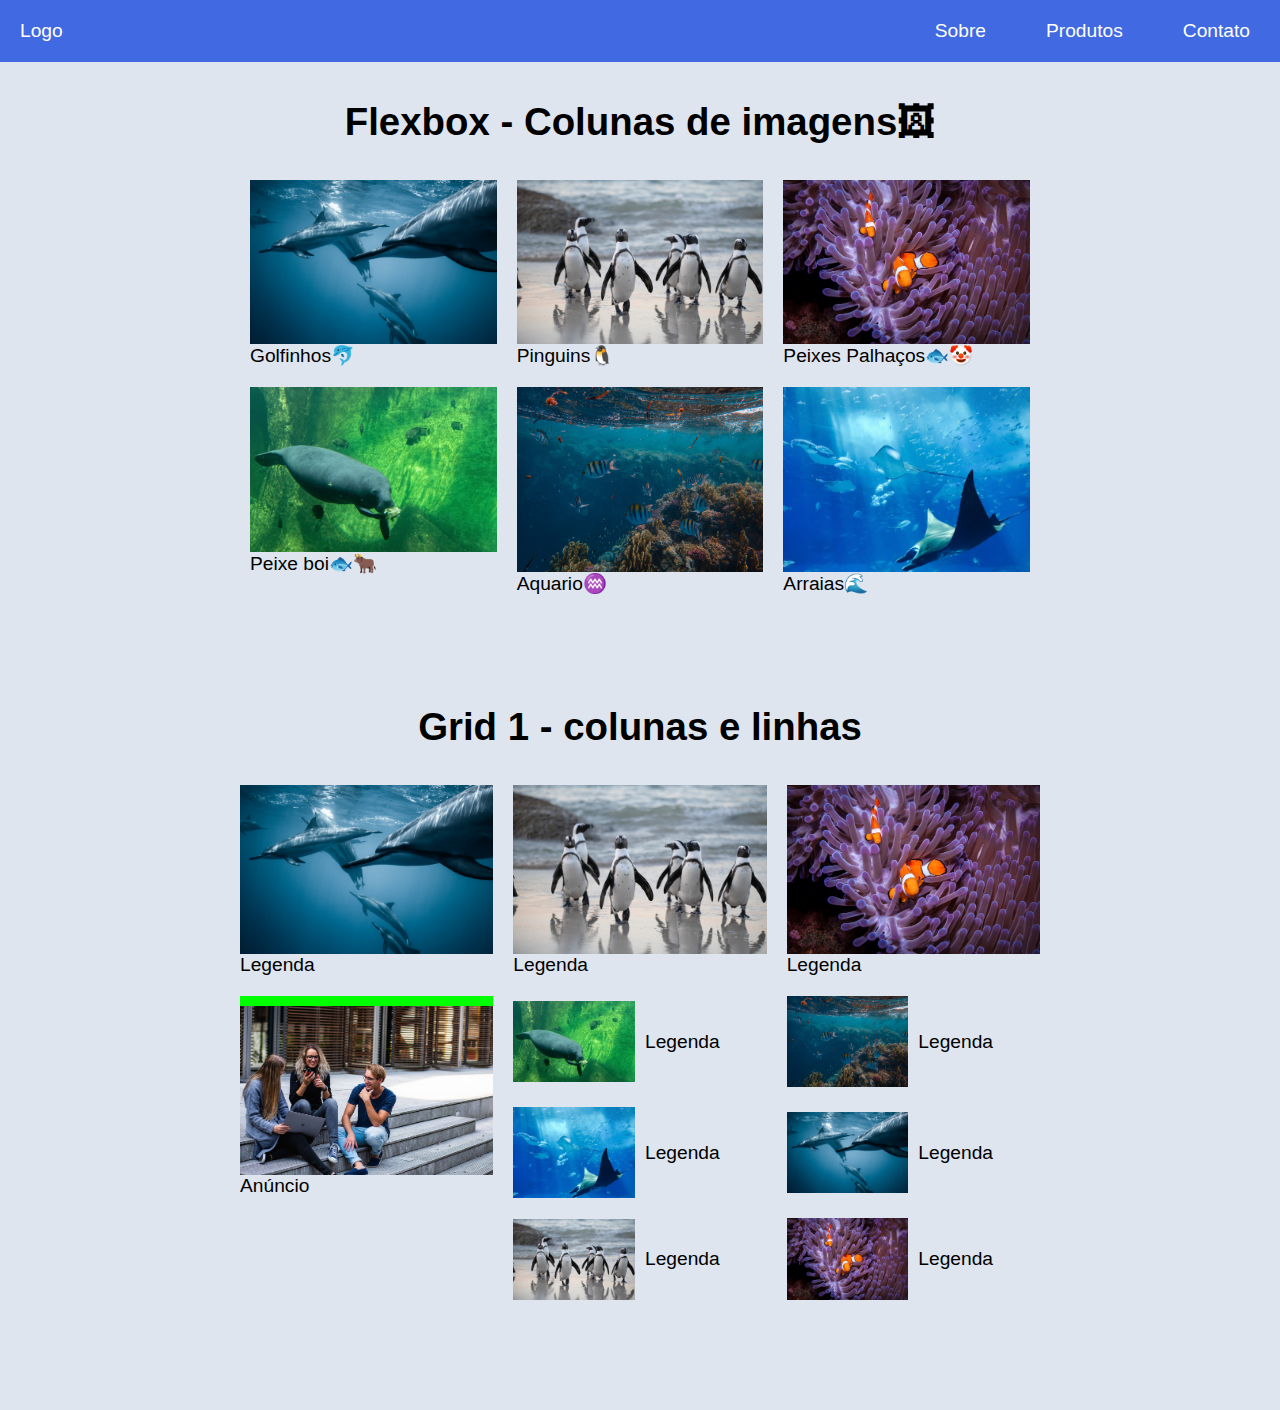
<file: Aquario/index.html>
<!DOCTYPE html>
<html lang="pt-br">
<head>
    <meta charset="UTF-8">
    <meta name="viewport" content="width=device-width, initial-scale=1.0">
    <link rel="stylesheet" href="style.css">
    <title>Aquário 🐟</title>
</head>
<body>
    <!-- tag semântica para cabeçalho -->
     <header class="menu">
        <a href="#">Logo</a>
        <nav>
            <ul class="lista">
                <li><a href="#">Sobre</a></li>
                <li><a href="#">Produtos</a></li>
                <li><a href="#">Contato</a></li>
            </ul>
        </nav>
     </header>

     <!-- primeira parte -->
      <h1>Flexbox - Colunas de imagens🖼</h1>

      <section class="flex">
        <div>
            <img src="img/aquario1.jpg" alt="">
                <p>Golfinhos🐬</p>
            </img>
        </div>
        <div>
            <img src="img/aquario2.jpg" alt="">
                <p>Pinguins🐧</p>
            </img>
        </div>
        <div>
            <img src="img/aquario3.jpg" alt="">
                <p>Peixes Palhaços🐟🤡</p>
            </img>
        </div>
        <div>
            <img src="img/aquario4.jpg" alt="">
                <p>Peixe boi🐟🐂</p>
            </img>
        </div>
        <div>
            <img src="img/aquario5.jpg" alt="">
                <p>Aquario♒</p>
            </img>
        </div>
        <div>
            <img src="img/aquario6.jpg" alt="">
                <p>Arraias🌊</p>
            </img>
        </div>
      </section>

      <h1>Grid 1 - colunas e linhas</h1>

      <section class="grid1">
        <div>
          <img src="img/aquario1.jpg">
          <p>Legenda</p>
        </div>
        <div>
          <img src="img/aquario2.jpg">
          <p>Legenda</p>
        </div>
        <div>
          <img src="img/aquario3.jpg">
          <p>Legenda</p>
        </div>
        <div>
          <img src="img/aquario4.jpg">
          <p>Legenda</p>
        </div>
        <div>
          <img src="img/aquario5.jpg">
          <p>Legenda</p>
        </div>
        <div>
          <img src="img/aquario6.jpg">
          <p>Legenda</p>
        </div>
        <div>
          <img src="img/aquario1.jpg">
          <p>Legenda</p>
        </div>
        <div>
          <img src="img/aquario2.jpg">
          <p>Legenda</p>
        </div>
        <div>
          <img src="img/aquario3.jpg">
          <p>Legenda</p>
        </div>
        <div class="anuncio">
          <img src="img/anuncio.jpg">
          <p>Anúncio</p>
        </div>
      </section>
</body>
</html>
</file>
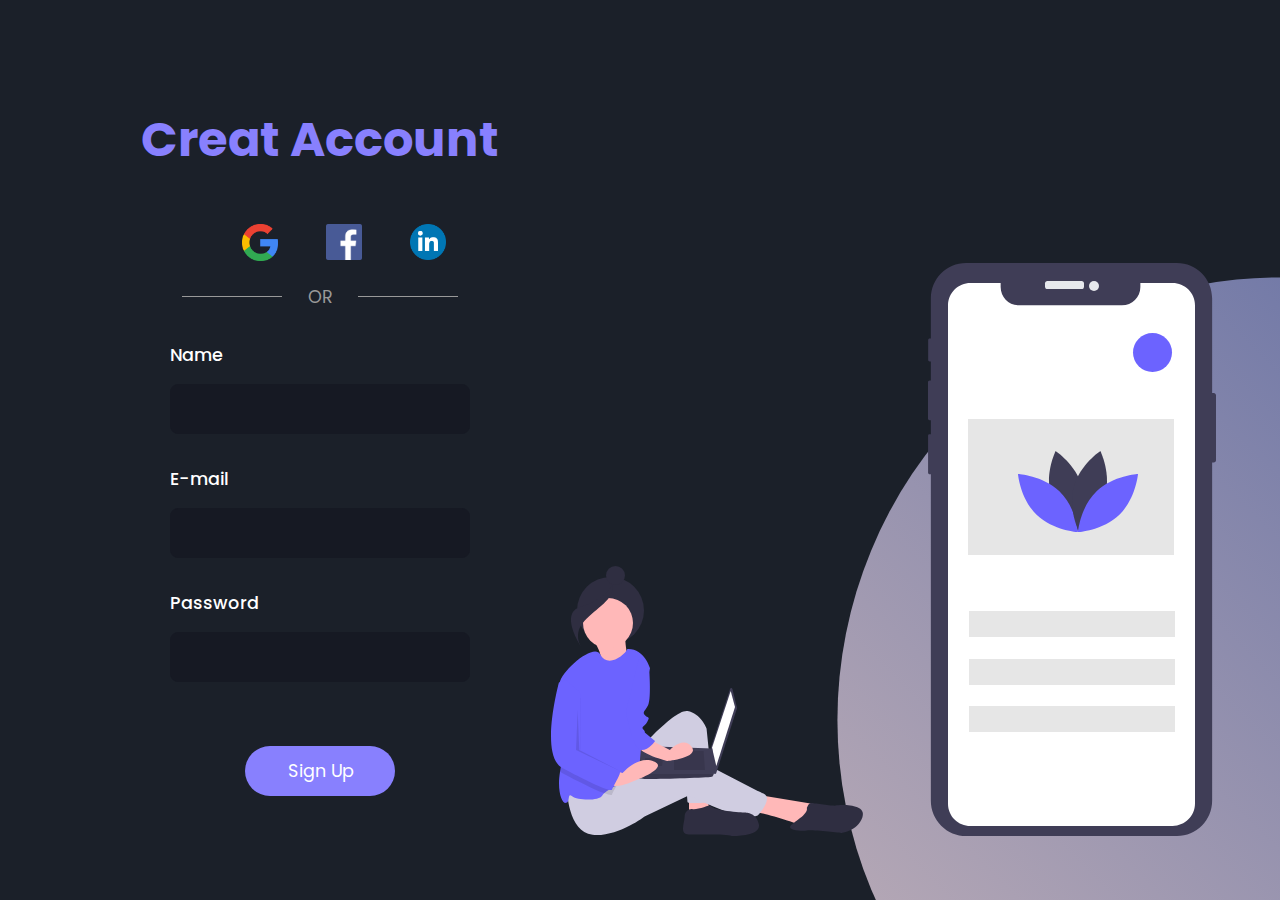
<file: Tela de Login/index.html>
<!DOCTYPE html>
<html lang="pt-br">
<head>
    <meta charset="UTF-8">
    <meta name="viewport" content="width=device-width, initial-scale=1.0">
    <link rel="stylesheet" href="style.css">
    <title>Tela login responsiva</title>
</head>
<body>
    <!-- Tag semântica principal -->
    <main>
        <!-- Título principal -->
        <h1>Creat Account</h1>
        <div class="sociais">
            <a href="https://www.google.co.uk/">
                <img src="assets/google.png" alt="google">
            </a>
            <a href="https://www.facebook.com/?locale2=pt_BR&_rdr">
                <img src="assets/facebook.png" alt="facebook">
            </a>
            <a href="https://br.linkedin.com/">
                <img src="assets/linkedin.png" alt="linkedin">
            </a>
        </div>

        <!-- login alternativo -->
         <div class="alternative">
            <span>OR</span>
         </div>

         <!-- formulário login -->
          <form action="">
            <label for="name">
                <span>Name</span>
                <input type="text" name="name" id="name">
            </label>
            <label for="email">
                <span>E-mail</span>
                <input type="email" name="email" id="email">
            </label>
            <label for="password">
                <span>Password</span>
                <input type="password" name="password" id="password">
            </label>
            <input type="submit" value="Sign Up">
          </form>
    </main>

    <section class="imagem">
        <!-- Imagem lateral da página -->
         <img src="assets/mobile.svg" alt="imagem_decorativa">
         <div class="circle"></div>
    </section>
    
</body>
</html>
</file>
<file: Tela de Login/style.css>
@import url('https://fonts.googleapis.com/css2?family=Poppins:ital,wght@0,100;0,200;0,300;0,400;0,500;0,600;0,700;0,800;0,900;1,100;1,200;1,300;1,400;1,500;1,600;1,700;1,800;1,900&display=swap');

/* Reset da configurações padrões */
*{
    margin: 0;
    padding: 0;
    border: 0;
    box-sizing: border-box;
    font-family: "Poppins", sans-serif;
}

/* Cor do fundo e cor da fonte */
body{
    background-color: #1b2029;
    color: #fff;
    font-weight: 500;
    display: flex;
    min-height: 100vh;
    min-width: 100vw;
}

/* limitando a parte 'principal' */
main{
    width: 500vw;
    display: flex;
    flex-direction: column;
    align-items: center;
    justify-content: center;
}

main h1{
    color: #8880fe;
    font-size: 3rem;
    margin-bottom: 3rem;
    text-align: center;
}

/* ajustando os logos das redes sociais */
main .sociais img{
    width: 36px;
    margin-left: 3rem;
}

/* retira o 'underline' dos links */
main .sociais a{
    text-decoration: none;
}

main .sociais{
    display: flex;
    align-content: center;
}

main .social a:first-child img{
    margin-left: 0;
}

/* editando o 'OR' */
main .alternative{
    margin-top: 1rem;
}

main .alternative span{
    color: #999999;
    font-size: 1.1rem;
    font-weight: 400;
    position: relative;
}

main .alternative span::before, main .alternative span::after{
    position: absolute;
    content: '';
    height: 1px;
    width: 100px;
    bottom: 50%;
    right: 50px;
    background: #999999;
}

main .alternative span::after{
    left: 50px;
}

/* estilizando o formulário */
main form{
    display: flex;
    flex-direction: column;
    align-items: center;
}

main form label{
    display: flex;
    flex-direction: column;
}

main form label span{
    font-size: 1.1rem;
    margin-top: 2rem;
}

main form input{
    background-color: #161923;
    width: 300px;
    height: 50px;
    padding: 0 0.5;
    margin-top: 1rem;
    outline: none;
    color: #999999;
    font-size: 1rem;
    border: 1px solid #161923;
    border-radius: 8px;
}

/* estilizando o botao */
main form input[type="submit"]{
    cursor: pointer;
    width: 50%;
    margin-top: 4rem;
    border: none;
    border-radius: 32px;
    background-color: #8880fe;
    color: #fff;
    font-size: 1.1rem;
    transition: all .3s ease-in-out;
}

main form input[type="submit"]:hover{
    background: #5d57af;
}

/* edição da imagem lateral */
section.imagem{
    width: 50vw;
    display: flex;
    align-items: flex-end;
    justify-content: flex-end;
    padding: 4rem;
}

section .imagem img{
    width: 100%;
}


/* criar cículo atras da imagem */
section.imagem .circle{
    position: absolute;
    height: 100%;
    width: 100%;
    top: 0;
    left:0;
    background: linear-gradient(45deg, #e8cbc0, #636fa4);
    clip-path: circle(40% at right 80%);
    z-index: -1;
}

/* responsividade de acordo com o tamanho da dela */
@media only screen and (min-width: 900px) and (max-width:1200px){
    section.imagem img{
        width: 110%;
    }
    section.imagem circle{
        clip-path: circle(35% at right 80%);
    }
    
}

@media only screen and (max-width: 900px){
    section.imagem{
        display: none;
        visibility: hidden;
    }
    main{
        width: 100vw;
    }
}

@media only screen and (max-width: 450px){
    main h1{
        font-size: 2rem;
    }
    main .alternative span{
        font-size: 0.8rem;
    }
    main form label span, main form input[type="submit"]{
        font-size: 1rem;
    }
}
</file>
<file: Aquario/style.css>
/* reset das configurações */
body, ul, li, p {
    margin: 0;
    padding: 0;
    list-style: none;
    font-size: 1.2rem;
    font-family: Verdana, Geneva, Tahoma, sans-serif;
}

body{
    margin-bottom: 100px;
    background-color: #dee5ef;
}
/* Retirar o sublinhado dos links */
header a{
    text-decoration: none;
    color: #fff;
}
header a:hover{
    background-color: #8cb9f8;
    border-radius: 5px;
    padding: 7px;
}

header{
    background: #4169e1;
    display: flex;
    flex-wrap: wrap;
    justify-content: space-between;
    padding: 20px;
    /* Alinha no centro vertical */
    align-items: center;
    position: fixed;
    top:0;
    width: 100%;
}

.lista{
    display: flex;
}
.lista li{
    margin-left: 10px;
    margin-right: 50px;
}

h1 {
    margin-top: 100px;
    text-align: center;
}

img{
    max-width: 100%;
    display: block;
}

/* Flexbox 1 */
.flex{
    /* itens lado a lado */
    display: flex;
    /* quebrar a linha */
    flex-wrap: wrap;
    /* limitar o tamanho do container */
    max-width: 800px;
    /* alinhar o container para o centro da tela */
    margin: 0 auto;
}

.flex > div {
    /* limita em 200px */
    flex: 1 1 200px;
    /* gap entre os itens */
    margin: 10px;
}

/* GRID 1 */

.grid1 {
    /* altera o tipo de display */
    display: grid;
    /* repete 3x a coluna 'fração' (30%) */
    grid-template-columns: repeat(3, 1fr);
    /* limita o tamanho do container */
    max-width: 800px;
    padding: 10px;
    /* alinha o container ao centro caso a tela seja maior que 800px */
    margin: 0 auto;
    /* gap entre itens */
    grid-gap: 20px;
}

/* 'filhos' dentro da div, a partir do 4º item */
.grid1 > div:nth-child(n + 4) {
    /* inicia outra grade */
    display: grid;
    /* limita em duas fraçoes */
    grid-template-columns: 1fr 1fr;
    grid-gap: 10px;
    /* alinha o texto com a imagem */
    align-items: center;
}
  
.grid1 > div.anuncio {
    /* prende o item na coluna 1 */
    grid-column: 1;
    /* o item ocupa da linha 2 até a linha 5 */
    grid-row: 2 / 5;
    border-top: 10px solid #00ff00;
    /* volta ao tamanho da imagem */
    display: block;
}
  
/* todos os itens que estiverem abaixo de 600px */
@media (max-width: 600px) {
    .grid1 {
        /* passa a ter duas colunas */
        grid-template-columns: repeat(2, 1fr);
    }
    .grid1 > div:nth-child(n + 4) {
        /* volta a disposição dos itens ao convencional, no mobile */
        display: block;
    }
    .grid1 > div.anuncio {
        /* volta o anuncio pra coluna e linha convencional */
        grid-column: auto;
        grid-row: auto;
        /* define como primeiro item a aparecer */
        order: -1;
    }
}
</file>
